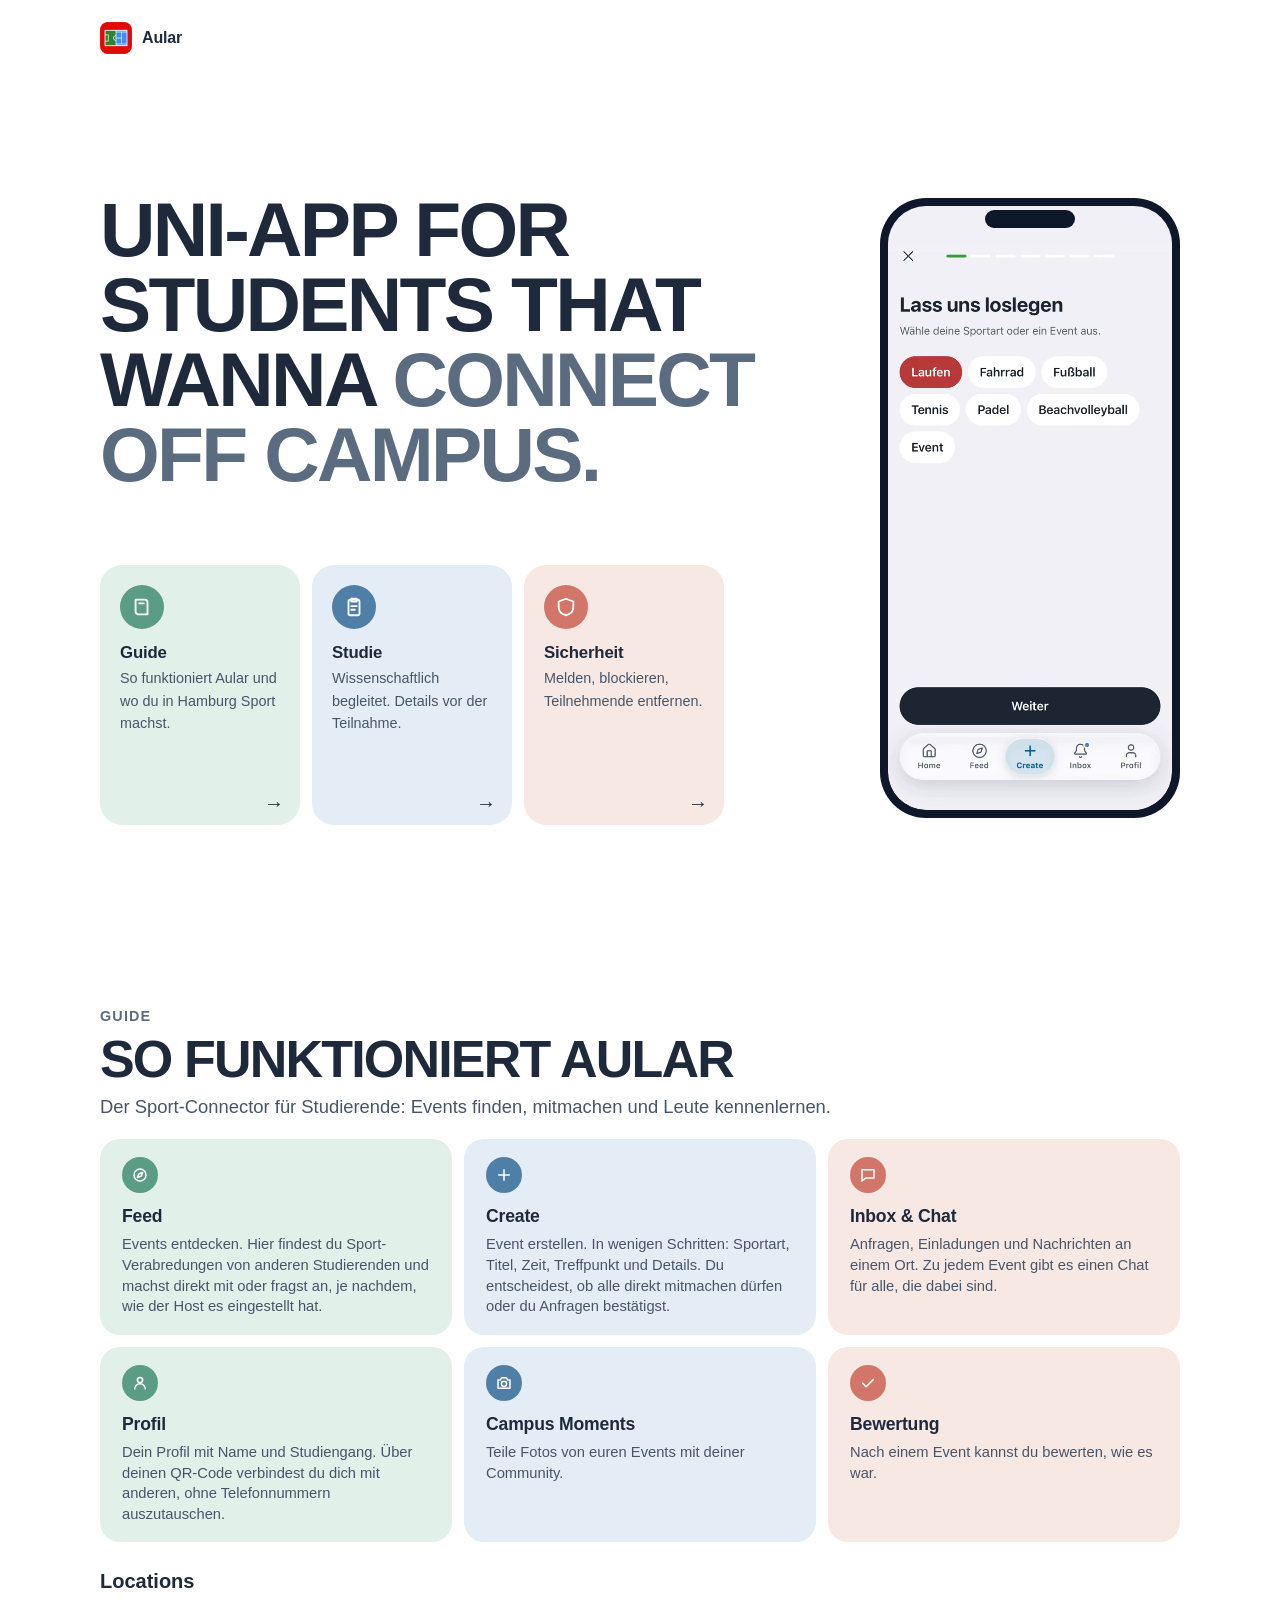
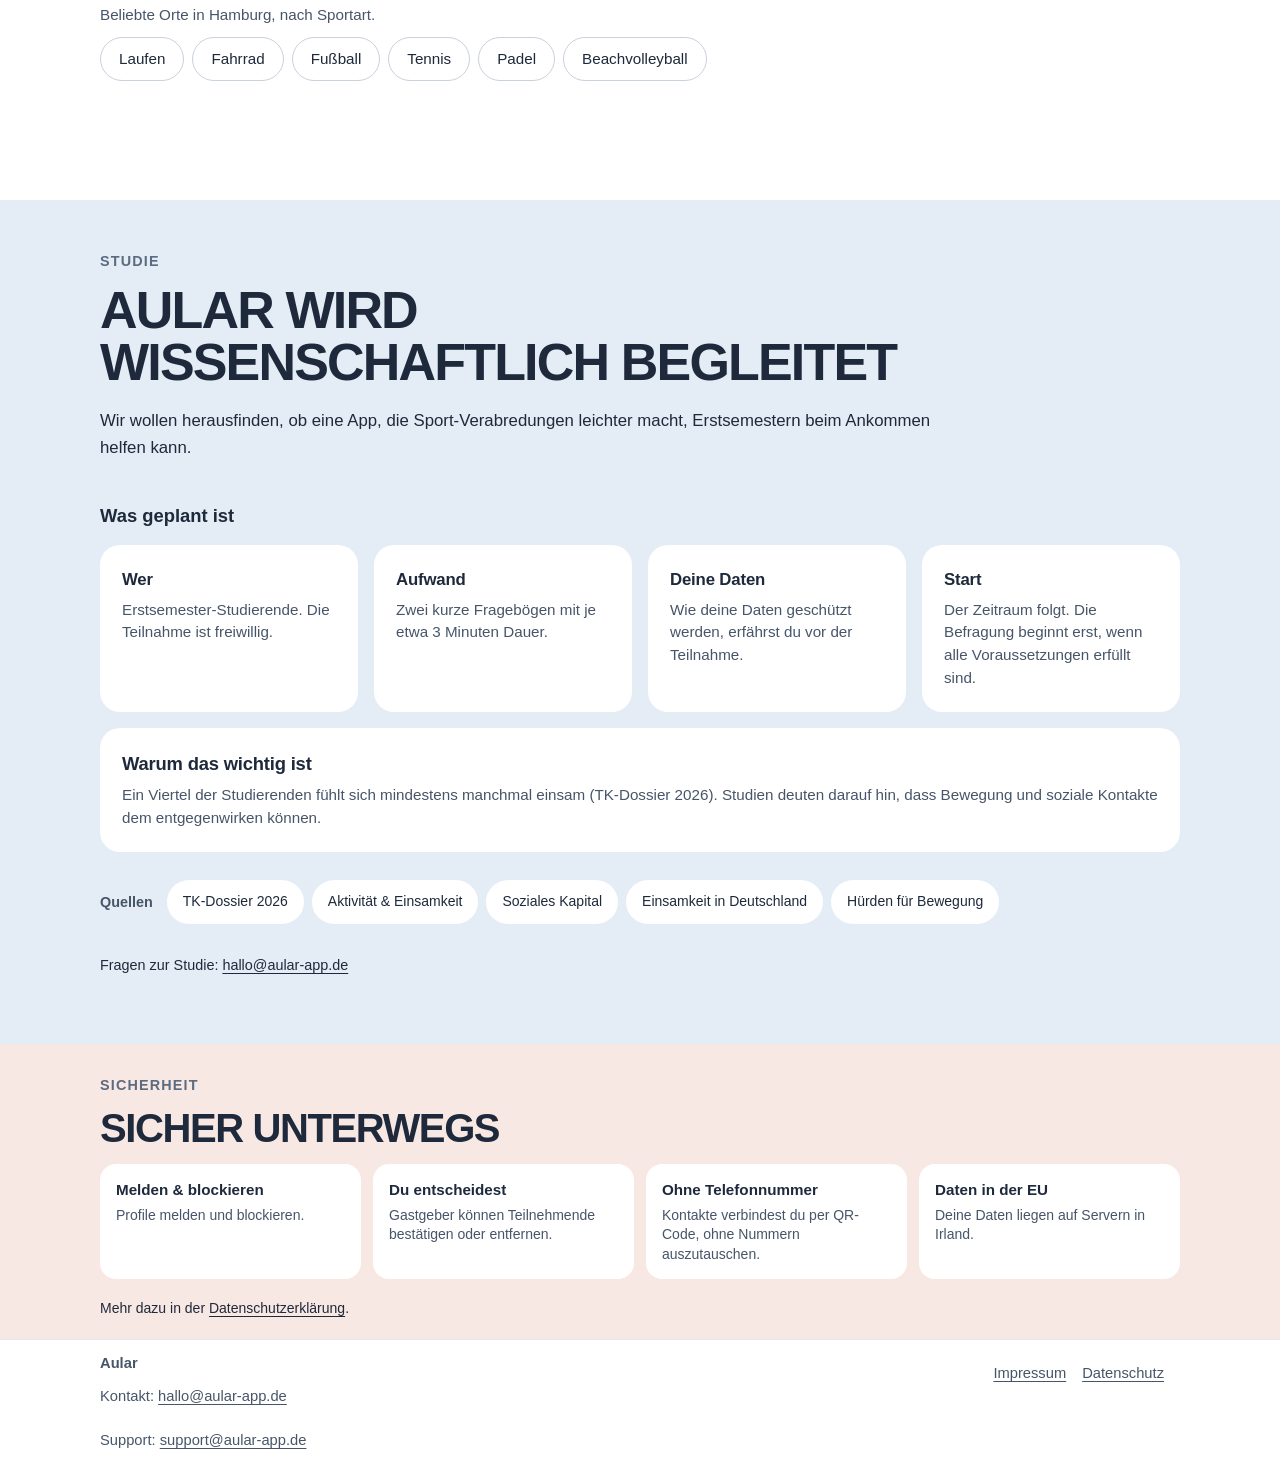
<file: index.html>
<!doctype html>
<html lang="de" class="startseite">
<head>
  <meta charset="utf-8">
  <meta name="viewport" content="width=device-width, initial-scale=1, viewport-fit=cover">
  <title>Aular – Sport verbindet Studierende</title>
  <meta name="description" content="Aular bringt Studierende über gemeinsamen Sport zusammen: Events finden oder erstellen, mitmachen, Leute kennenlernen.">
  <meta name="theme-color" content="#ffffff">
  <link rel="icon" href="favicon.svg" type="image/svg+xml">
  <link rel="stylesheet" href="css/style.css">
  <script src="js/phone.js" defer></script>
  <script src="js/locations.js" defer></script>
</head>
<body>
  <a class="skip" href="#inhalt">Zum Inhalt springen</a>

  <header class="site-header">
    <div class="wrap">
      <a class="brand" href="index.html" aria-label="Aular – Startseite">
        <img src="img/logo.png" width="32" height="32" alt="">
        Aular
      </a>
    </div>
  </header>

  <main id="inhalt">
    <div class="wrap stage">
      <div class="hero">
        <h1 lang="en">UNI-APP FOR STUDENTS THAT WANNA <span class="grau">CONNECT OFF CAMPUS.</span></h1>
      </div>

      <section>
        <div class="three">
            <a class="step" href="#guide">
              <div class="dot" style="background:var(--gruen)"><svg viewBox="0 0 24 24" aria-hidden="true"><path d="M5 4h10a3 3 0 013 3v13H8a3 3 0 01-3-3z"/><path d="M9 8h5"/></svg></div>
              <p class="titel">Guide</p>
              <p>So funktioniert Aular und wo du in Hamburg Sport machst.</p>
              <span class="pfeil" aria-hidden="true">→</span>
            </a>
            <a class="step" href="#studie">
              <div class="dot" style="background:var(--blau)"><svg viewBox="0 0 24 24" aria-hidden="true"><rect x="6" y="4" width="12" height="17" rx="2"/><path d="M9 3h6v3H9zM9 11h6M9 15h4"/></svg></div>
              <p class="titel">Studie</p>
              <p>Wissenschaftlich begleitet. Details vor der Teilnahme.</p>
              <span class="pfeil" aria-hidden="true">→</span>
            </a>
            <a class="step" href="#sicherheit">
              <div class="dot" style="background:var(--korall)"><svg viewBox="0 0 24 24" aria-hidden="true"><path d="M12 3l8 3v6c0 4.5-3.2 7.8-8 9-4.8-1.2-8-4.5-8-9V6z"/></svg></div>
              <p class="titel">Sicherheit</p>
              <p>Melden, blockieren, Teilnehmende entfernen.</p>
              <span class="pfeil" aria-hidden="true">→</span>
            </a>
          </div>
      </section>
      <figure class="phone">
        <div class="phone-body">
          <span class="island" aria-hidden="true"></span>
          <video muted loop playsinline preload="none" poster="assets/demo-poster.jpg" width="600" height="1208" aria-label="Kurze Vorführung der Aular-App">
            <source src="assets/demo.mp4" type="video/mp4">
            <source src="assets/demo.webm" type="video/webm">
          </video>
          <img class="phone-poster" src="assets/demo-poster.jpg" width="600" height="1208" alt="Vorschaubild der Aular-App">
        </div>
      </figure>
    </div>

    <section class="guide-seite" id="guide" aria-labelledby="h-guide">
    <div class="guide-kopf">
            <span class="tag">Guide</span>
            <h2 id="h-guide">So funktioniert Aular</h2>
            <p class="guide-sub">Der Sport-Connector für Studierende: Events finden, mitmachen und Leute kennenlernen.</p>
          </div>

          <div class="guide-grid">
            <article class="karte karte-gruen">
              <div class="dot" style="background:var(--gruen)"><svg viewBox="0 0 24 24" aria-hidden="true"><circle cx="12" cy="12" r="8"/><path d="M15.5 8.5l-2 5-5 2 2-5z"/></svg></div>
              <h3 class="karte-titel">Feed</h3>
              <p>Events entdecken. Hier findest du Sport-Verabredungen von anderen Studierenden und machst direkt mit oder fragst an, je nachdem, wie der Host es eingestellt hat.</p>
            </article>
            <article class="karte karte-blau">
              <div class="dot" style="background:var(--blau)"><svg viewBox="0 0 24 24" aria-hidden="true"><path d="M12 5v14M5 12h14"/></svg></div>
              <h3 class="karte-titel">Create</h3>
              <p>Event erstellen. In wenigen Schritten: Sportart, Titel, Zeit, Treffpunkt und Details. Du entscheidest, ob alle direkt mitmachen dürfen oder du Anfragen bestätigst.</p>
            </article>
            <article class="karte karte-korall">
              <div class="dot" style="background:var(--korall)"><svg viewBox="0 0 24 24" aria-hidden="true"><path d="M4 5h16v11H9l-5 4z"/></svg></div>
              <h3 class="karte-titel">Inbox &amp; Chat</h3>
              <p>Anfragen, Einladungen und Nachrichten an einem Ort. Zu jedem Event gibt es einen Chat für alle, die dabei sind.</p>
            </article>
            <article class="karte karte-gruen">
              <div class="dot" style="background:var(--gruen)"><svg viewBox="0 0 24 24" aria-hidden="true"><circle cx="12" cy="8" r="3.5"/><path d="M5 20c0-3.9 3.1-7 7-7s7 3.1 7 7"/></svg></div>
              <h3 class="karte-titel">Profil</h3>
              <p>Dein Profil mit Name und Studiengang. Über deinen QR-Code verbindest du dich mit anderen, ohne Telefonnummern auszutauschen.</p>
            </article>
            <article class="karte karte-blau">
              <div class="dot" style="background:var(--blau)"><svg viewBox="0 0 24 24" aria-hidden="true"><path d="M4 8h3l2-3h6l2 3h3v11H4z"/><circle cx="12" cy="13" r="3.5"/></svg></div>
              <h3 class="karte-titel">Campus Moments</h3>
              <p>Teile Fotos von euren Events mit deiner Community.</p>
            </article>
            <article class="karte karte-korall">
              <div class="dot" style="background:var(--korall)"><svg viewBox="0 0 24 24" aria-hidden="true"><path d="M5 12.5l4.5 4.5L19 7.5"/></svg></div>
              <h3 class="karte-titel">Bewertung</h3>
              <p>Nach einem Event kannst du bewerten, wie es war.</p>
            </article>
          </div>

          <section class="orte" id="locations" aria-labelledby="h-locations">
            <h3 id="h-locations">Locations</h3>
            <p class="orte-sub">Beliebte Orte in Hamburg, nach Sportart.</p>
            <div class="chips" role="group" aria-label="Sportart wählen" hidden>
              <button type="button" class="chip" data-sport="Laufen" aria-expanded="false" aria-controls="orte-liste">Laufen</button>
              <button type="button" class="chip" data-sport="Fahrrad" aria-expanded="false" aria-controls="orte-liste">Fahrrad</button>
              <button type="button" class="chip" data-sport="Fußball" aria-expanded="false" aria-controls="orte-liste">Fußball</button>
              <button type="button" class="chip" data-sport="Tennis" aria-expanded="false" aria-controls="orte-liste">Tennis</button>
              <button type="button" class="chip" data-sport="Padel" aria-expanded="false" aria-controls="orte-liste">Padel</button>
              <button type="button" class="chip" data-sport="Beachvolleyball" aria-expanded="false" aria-controls="orte-liste">Beachvolleyball</button>
            </div>
            <div id="orte-liste" class="orte-liste" aria-live="polite"></div>
            <noscript><p class="hinweis">Die Auswahl der Orte braucht JavaScript. Bitte aktiviere es, um sie zu sehen.</p></noscript>
          </section>
    </section>

    <section class="studie-seite" id="studie" aria-labelledby="h-studie">
      <div class="studie-text">
        <span class="tag">Studie</span>
        <h2 id="h-studie">Aular wird wissenschaftlich begleitet</h2>
        <p class="studie-einl">Wir wollen herausfinden, ob eine App, die Sport-Verabredungen leichter macht, Erstsemestern beim Ankommen helfen kann.</p>
        <h3>Was geplant ist</h3>
        <div class="plan-grid">
          <div class="plan-karte"><h4>Wer</h4><p>Erstsemester-Studierende. Die Teilnahme ist freiwillig.</p></div>
          <div class="plan-karte"><h4>Aufwand</h4><p>Zwei kurze Fragebögen mit je etwa 3 Minuten Dauer.</p></div>
          <div class="plan-karte"><h4>Deine Daten</h4><p>Wie deine Daten geschützt werden, erfährst du vor der Teilnahme.</p></div>
          <div class="plan-karte"><h4>Start</h4><p>Der Zeitraum folgt. Die Befragung beginnt erst, wenn alle Voraussetzungen erfüllt sind.</p></div>
        </div>
        <div class="plan-karte plan-breit">
          <h4>Warum das wichtig ist</h4>
          <p>Ein Viertel der Studierenden fühlt sich mindestens manchmal einsam (TK-Dossier 2026). Studien deuten darauf hin, dass Bewegung und soziale Kontakte dem entgegenwirken können.</p>
        </div>
        <div class="quellen-zeile">
          <h3 class="quellen-label">Quellen</h3>
          <ul class="quellen">
            <li><a href="https://www.tk.de/presse/themen/praevention/gesundheitsstudien/studie-studierende-einsamkeit-2227152" target="_blank" rel="noopener noreferrer">TK-Dossier 2026</a></li>
            <li><a href="https://pmc.ncbi.nlm.nih.gov/articles/PMC7884761" target="_blank" rel="noopener noreferrer">Aktivität &amp; Einsamkeit</a></li>
            <li><a href="https://www.ncbi.nlm.nih.gov/pmc/articles/PMC11602067/" target="_blank" rel="noopener noreferrer">Soziales Kapital</a></li>
            <li><a href="https://www.ncbi.nlm.nih.gov/pmc/articles/PMC12391135/" target="_blank" rel="noopener noreferrer">Einsamkeit in Deutschland</a></li>
            <li><a href="https://link.springer.com/10.1186/s12889-023-17621-4" target="_blank" rel="noopener noreferrer">Hürden für Bewegung</a></li>
          </ul>
        </div>
        <p class="studie-frage">Fragen zur Studie: <a href="mailto:hallo@aular-app.de">hallo@aular-app.de</a></p>
      </div>
    </section>

    <section class="sicherheit-seite" id="sicherheit" aria-labelledby="h-sicherheit">
      <span class="tag">Sicherheit</span>
      <h2 id="h-sicherheit">Sicher unterwegs</h2>
      <div class="si-grid">
        <div class="si-karte"><h3>Melden &amp; blockieren</h3><p>Profile melden und blockieren.</p></div>
        <div class="si-karte"><h3>Du entscheidest</h3><p>Gastgeber können Teilnehmende bestätigen oder entfernen.</p></div>
        <div class="si-karte"><h3>Ohne Telefonnummer</h3><p>Kontakte verbindest du per QR-Code, ohne Nummern auszutauschen.</p></div>
        <div class="si-karte"><h3>Daten in der EU</h3><p>Deine Daten liegen auf Servern in Irland.</p></div>
      </div>
      <p class="si-mehr">Mehr dazu in der <a href="datenschutz.html">Datenschutzerklärung</a>.</p>
    </section>
  </main>

  <footer class="site-footer" id="kontakt">
    <div class="wrap">
      <div>
        <strong>Aular</strong><br>
        Kontakt: <a href="mailto:hallo@aular-app.de">hallo@aular-app.de</a><br>
        Support: <a href="mailto:support@aular-app.de">support@aular-app.de</a>
      </div>
      <nav aria-label="Rechtliches">
        <a href="impressum.html">Impressum</a>
        <a href="datenschutz.html">Datenschutz</a>
      </nav>
    </div>
  </footer>
</body>
</html>
</file>
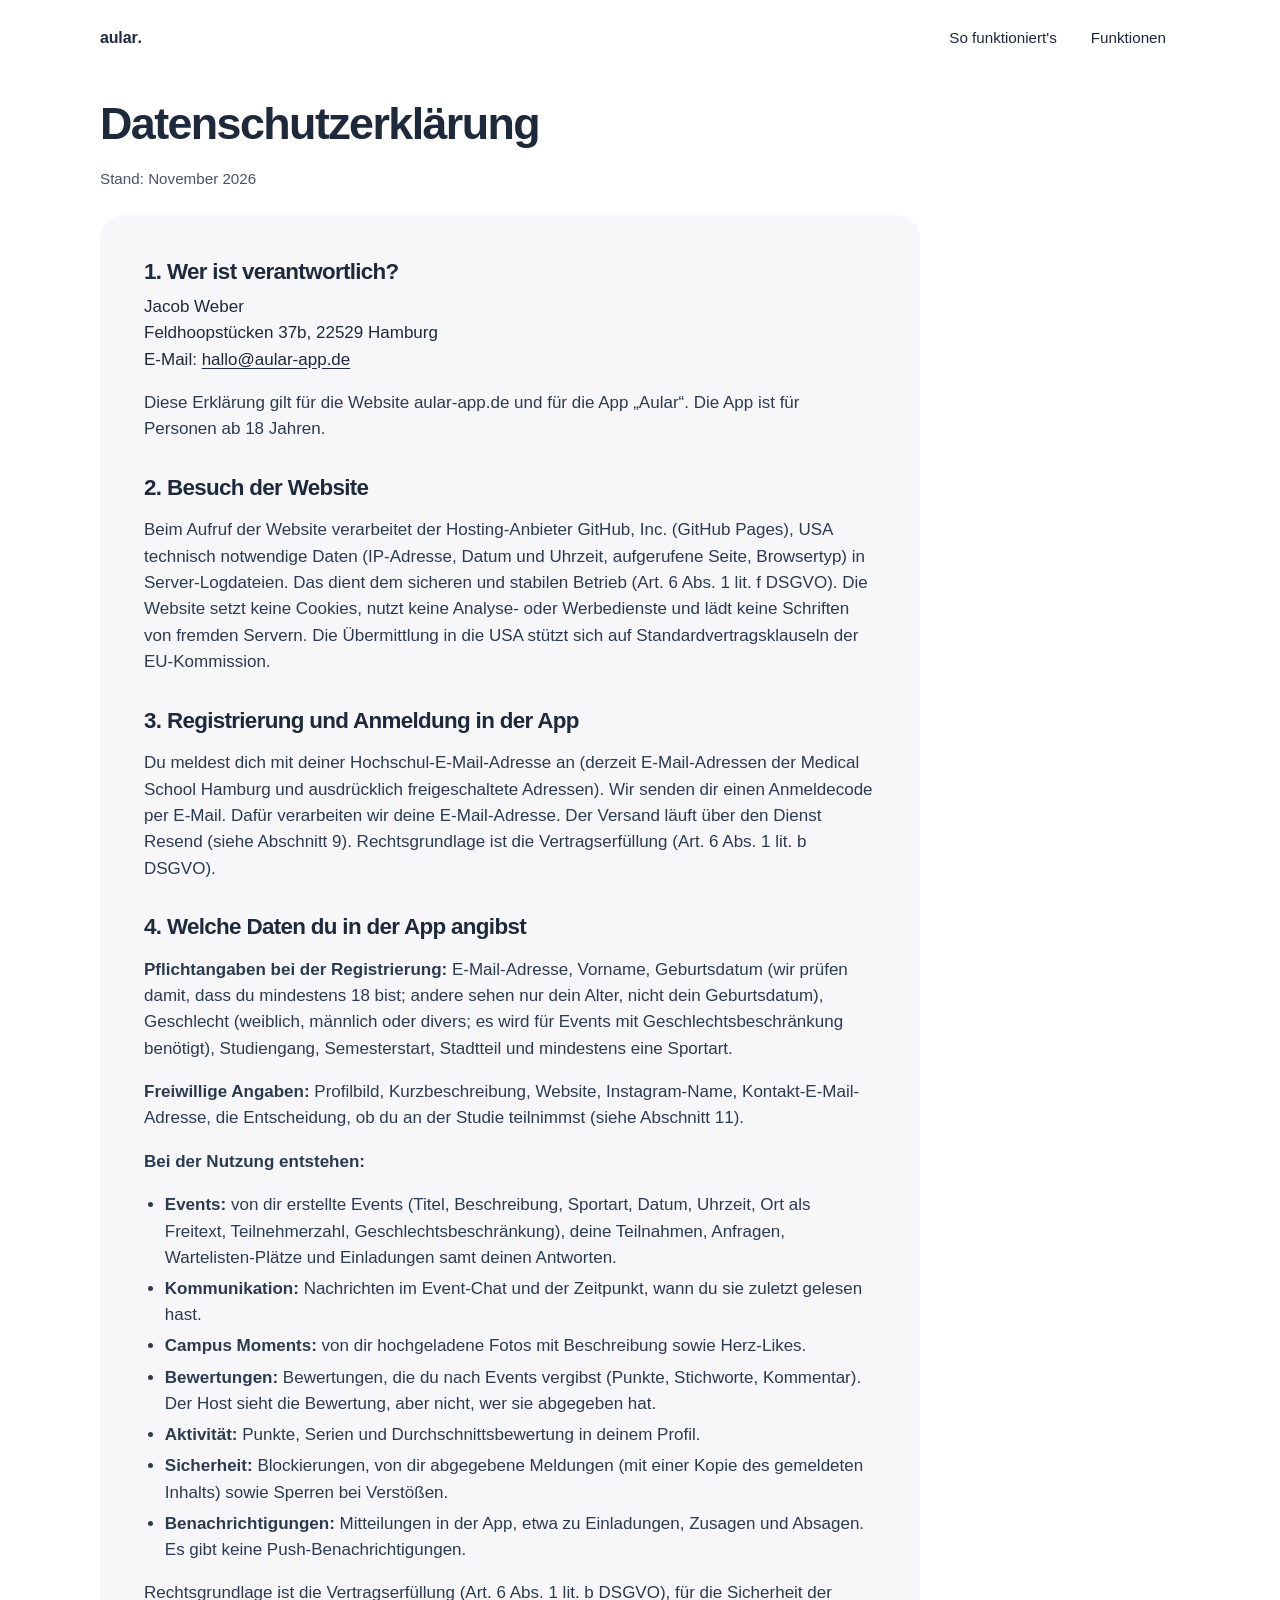
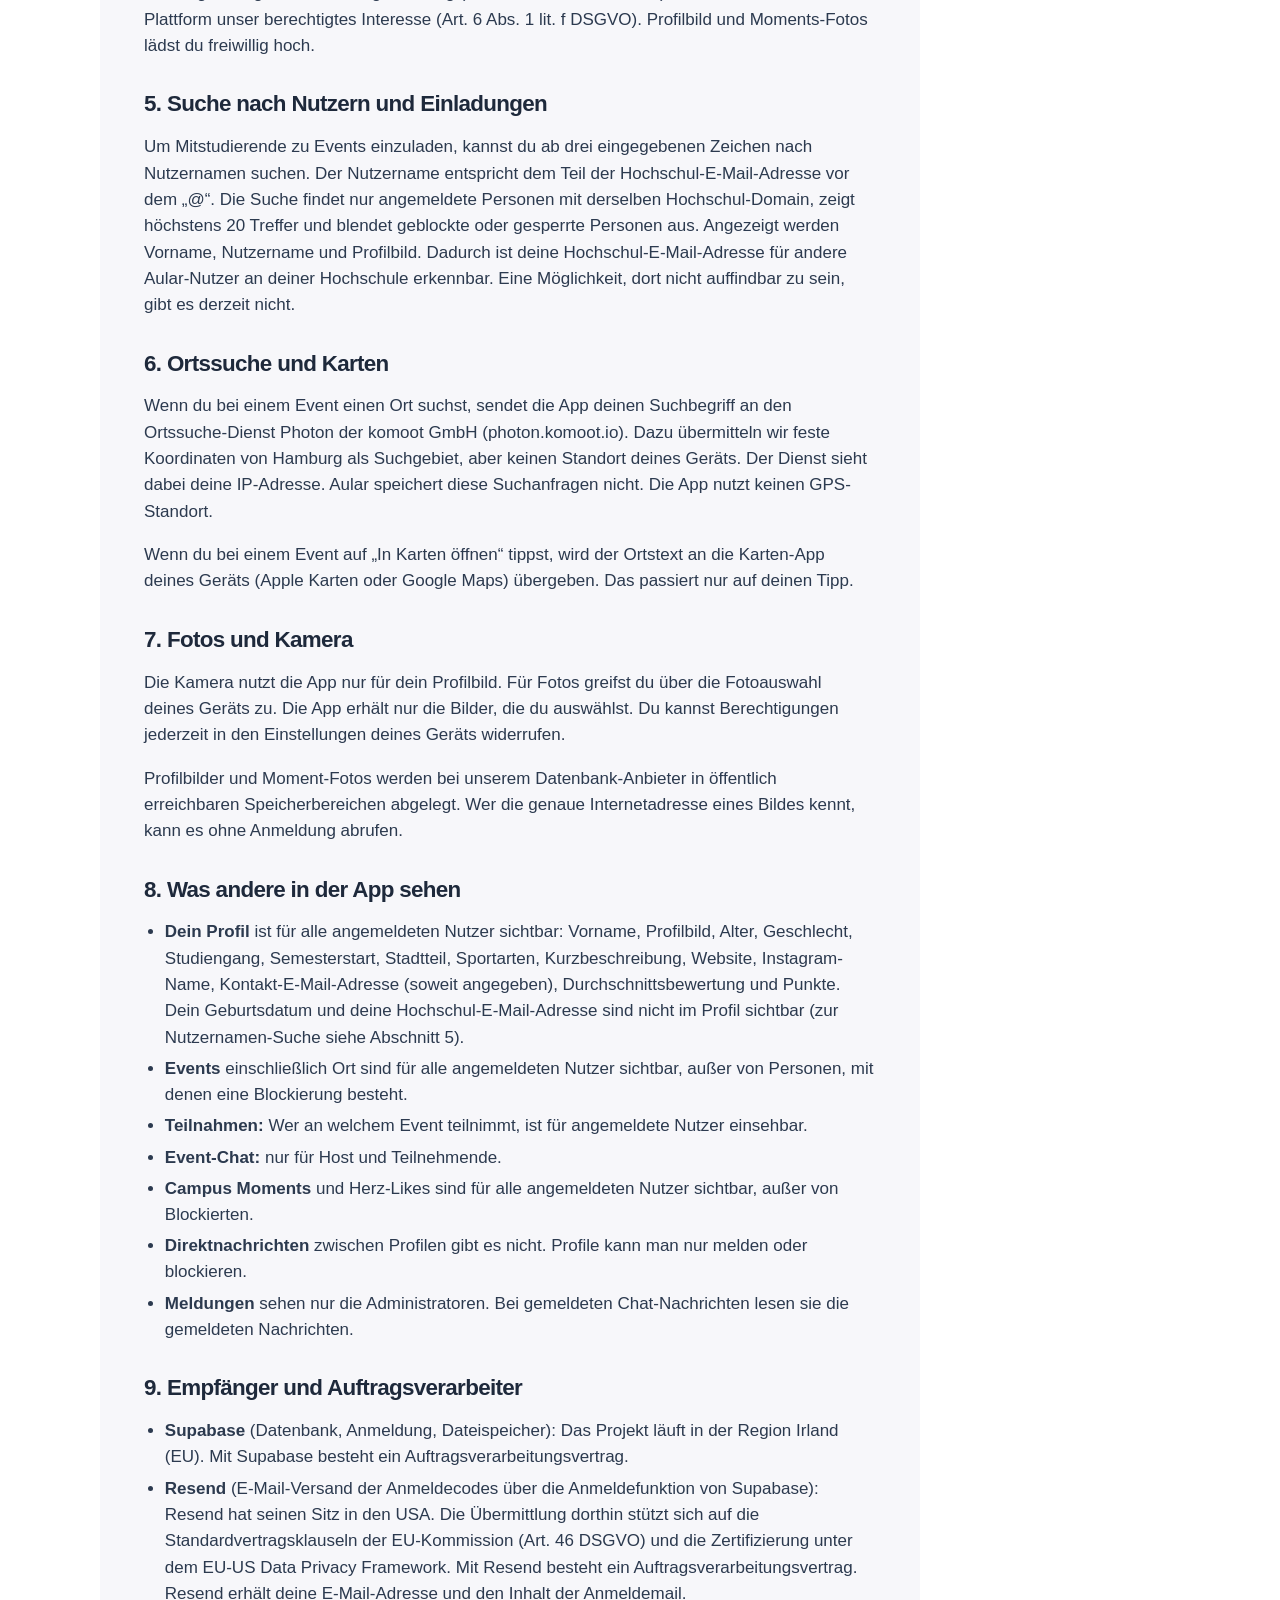
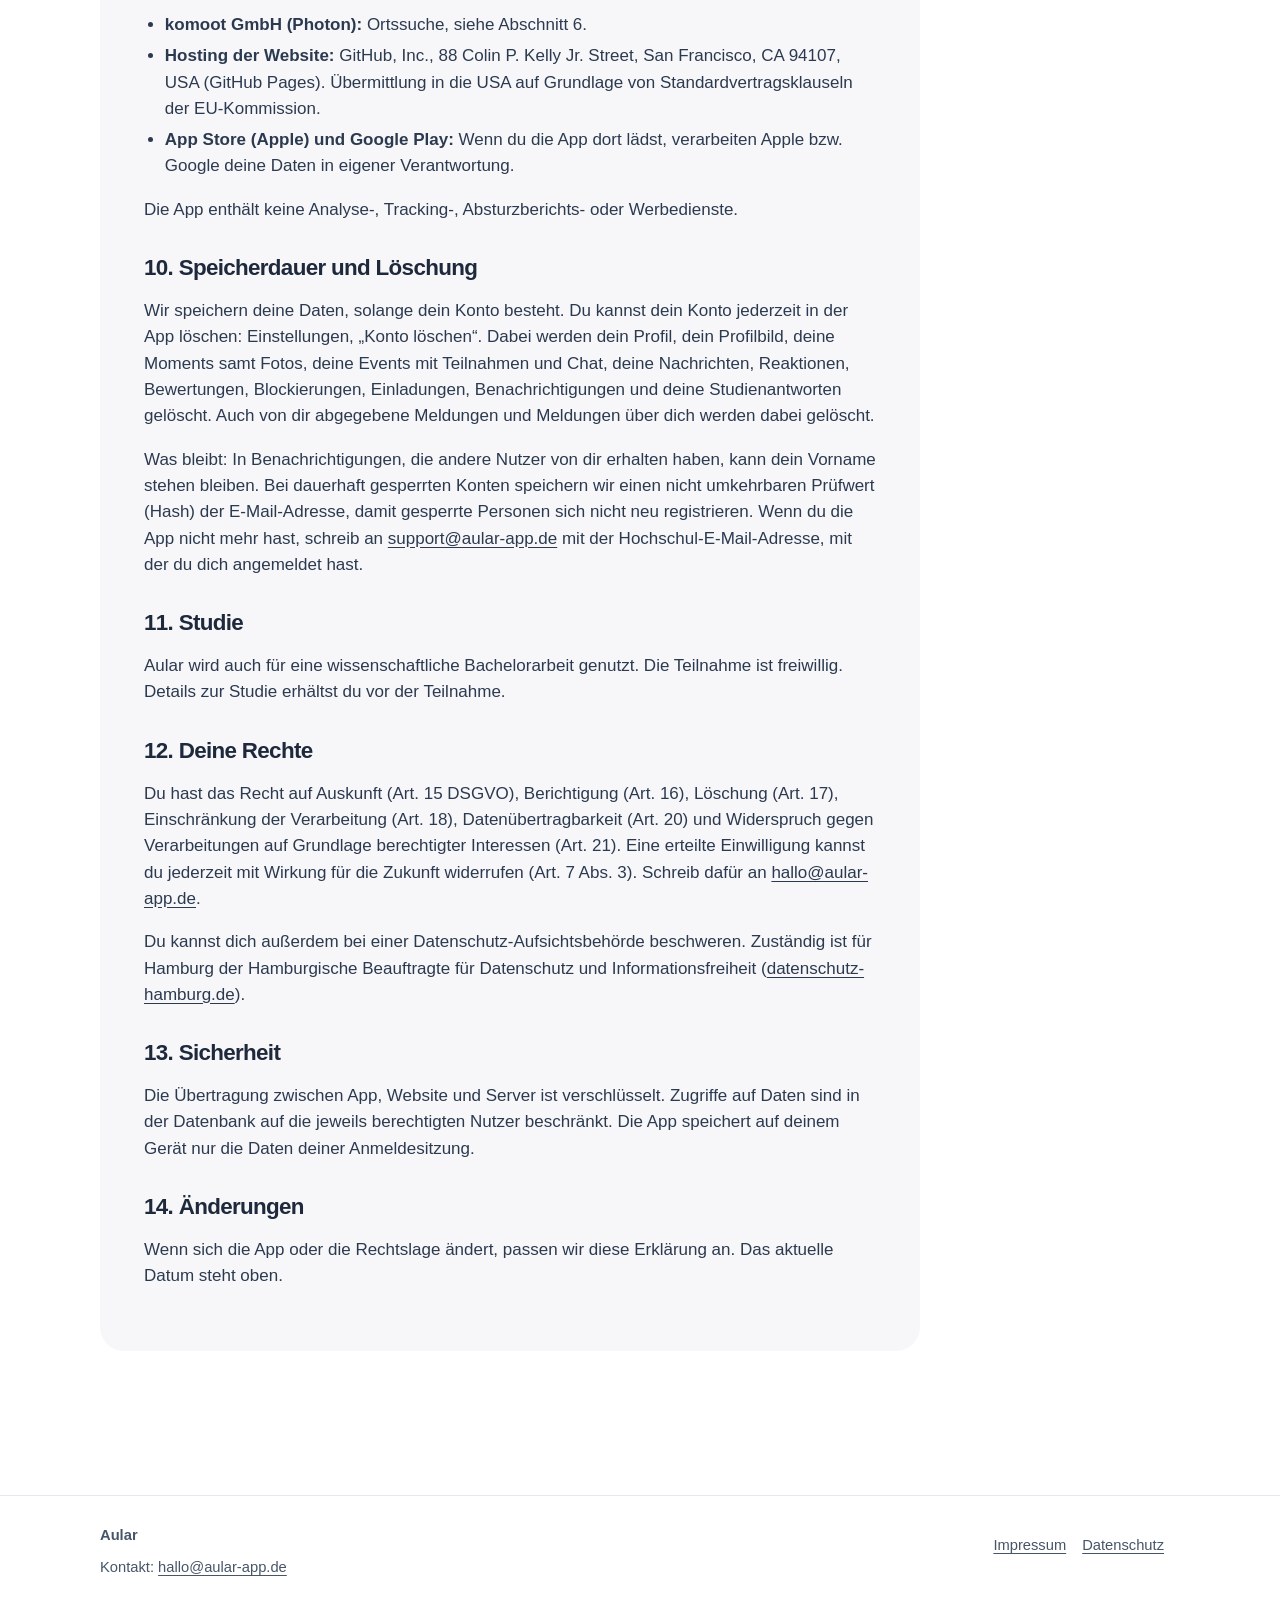
<file: datenschutz.html>
<!doctype html>
<html lang="de">
<head>
  <meta charset="utf-8">
  <meta name="viewport" content="width=device-width, initial-scale=1, viewport-fit=cover">
  <title>Datenschutzerklärung – Aular</title>
  <meta name="robots" content="noindex">
  <meta name="theme-color" content="#1e293b">
  <link rel="icon" href="favicon.svg" type="image/svg+xml">
  <link rel="stylesheet" href="css/style.css">
</head>
<body>
  <a class="skip" href="#inhalt">Zum Inhalt springen</a>

  <header class="site-header">
    <div class="wrap">
      <a class="brand" href="index.html" aria-label="Aular – Startseite">aular<span>.</span></a>
      <nav class="nav" aria-label="Hauptnavigation">
        <a href="index.html#so-funktioniert-es">So funktioniert's</a>
        <a href="index.html#funktionen">Funktionen</a>
      </nav>
    </div>
  </header>

  <main id="inhalt" class="page">
    <div class="wrap">
      <h1>Datenschutzerklärung</h1>
      <p class="meta">Stand: November 2026</p>
      <div class="prose">

        <h2>1. Wer ist verantwortlich?</h2>
        <address>
          Jacob Weber<br>
          Feldhoopstücken 37b, 22529 Hamburg<br>
          E-Mail: <a href="mailto:hallo@aular-app.de">hallo@aular-app.de</a>
        </address>
        <p>Diese Erklärung gilt für die Website aular-app.de und für die App „Aular“. Die App ist für Personen ab 18 Jahren.</p>

        <h2>2. Besuch der Website</h2>
        <p>Beim Aufruf der Website verarbeitet der Hosting-Anbieter GitHub, Inc. (GitHub Pages), USA technisch notwendige Daten (IP-Adresse, Datum und Uhrzeit, aufgerufene Seite, Browsertyp) in Server-Logdateien. Das dient dem sicheren und stabilen Betrieb (Art. 6 Abs. 1 lit. f DSGVO). Die Website setzt keine Cookies, nutzt keine Analyse- oder Werbedienste und lädt keine Schriften von fremden Servern. Die Übermittlung in die USA stützt sich auf Standardvertragsklauseln der EU-Kommission.</p>

        <h2>3. Registrierung und Anmeldung in der App</h2>
        <p>Du meldest dich mit deiner Hochschul-E-Mail-Adresse an (derzeit E-Mail-Adressen der Medical School Hamburg und ausdrücklich freigeschaltete Adressen). Wir senden dir einen Anmeldecode per E-Mail. Dafür verarbeiten wir deine E-Mail-Adresse. Der Versand läuft über den Dienst Resend (siehe Abschnitt 9). Rechtsgrundlage ist die Vertragserfüllung (Art. 6 Abs. 1 lit. b DSGVO).</p>

        <h2>4. Welche Daten du in der App angibst</h2>
        <p><strong>Pflichtangaben bei der Registrierung:</strong> E-Mail-Adresse, Vorname, Geburtsdatum (wir prüfen damit, dass du mindestens 18 bist; andere sehen nur dein Alter, nicht dein Geburtsdatum), Geschlecht (weiblich, männlich oder divers; es wird für Events mit Geschlechtsbeschränkung benötigt), Studiengang, Semesterstart, Stadtteil und mindestens eine Sportart.</p>
        <p><strong>Freiwillige Angaben:</strong> Profilbild, Kurzbeschreibung, Website, Instagram-Name, Kontakt-E-Mail-Adresse, die Entscheidung, ob du an der Studie teilnimmst (siehe Abschnitt 11).</p>
        <p><strong>Bei der Nutzung entstehen:</strong></p>
        <ul>
          <li><strong>Events:</strong> von dir erstellte Events (Titel, Beschreibung, Sportart, Datum, Uhrzeit, Ort als Freitext, Teilnehmerzahl, Geschlechtsbeschränkung), deine Teilnahmen, Anfragen, Wartelisten-Plätze und Einladungen samt deinen Antworten.</li>
          <li><strong>Kommunikation:</strong> Nachrichten im Event-Chat und der Zeitpunkt, wann du sie zuletzt gelesen hast.</li>
          <li><strong>Campus Moments:</strong> von dir hochgeladene Fotos mit Beschreibung sowie Herz-Likes.</li>
          <li><strong>Bewertungen:</strong> Bewertungen, die du nach Events vergibst (Punkte, Stichworte, Kommentar). Der Host sieht die Bewertung, aber nicht, wer sie abgegeben hat.</li>
          <li><strong>Aktivität:</strong> Punkte, Serien und Durchschnittsbewertung in deinem Profil.</li>
          <li><strong>Sicherheit:</strong> Blockierungen, von dir abgegebene Meldungen (mit einer Kopie des gemeldeten Inhalts) sowie Sperren bei Verstößen.</li>
          <li><strong>Benachrichtigungen:</strong> Mitteilungen in der App, etwa zu Einladungen, Zusagen und Absagen. Es gibt keine Push-Benachrichtigungen.</li>
        </ul>
        <p>Rechtsgrundlage ist die Vertragserfüllung (Art. 6 Abs. 1 lit. b DSGVO), für die Sicherheit der Plattform unser berechtigtes Interesse (Art. 6 Abs. 1 lit. f DSGVO). Profilbild und Moments-Fotos lädst du freiwillig hoch.</p>

        <h2>5. Suche nach Nutzern und Einladungen</h2>
        <p>Um Mitstudierende zu Events einzuladen, kannst du ab drei eingegebenen Zeichen nach Nutzernamen suchen. Der Nutzername entspricht dem Teil der Hochschul-E-Mail-Adresse vor dem „@“. Die Suche findet nur angemeldete Personen mit derselben Hochschul-Domain, zeigt höchstens 20 Treffer und blendet geblockte oder gesperrte Personen aus. Angezeigt werden Vorname, Nutzername und Profilbild. Dadurch ist deine Hochschul-E-Mail-Adresse für andere Aular-Nutzer an deiner Hochschule erkennbar. Eine Möglichkeit, dort nicht auffindbar zu sein, gibt es derzeit nicht.</p>

        <h2>6. Ortssuche und Karten</h2>
        <p>Wenn du bei einem Event einen Ort suchst, sendet die App deinen Suchbegriff an den Ortssuche-Dienst Photon der komoot GmbH (photon.komoot.io). Dazu übermitteln wir feste Koordinaten von Hamburg als Suchgebiet, aber keinen Standort deines Geräts. Der Dienst sieht dabei deine IP-Adresse. Aular speichert diese Suchanfragen nicht. Die App nutzt keinen GPS-Standort.</p>
        <p>Wenn du bei einem Event auf „In Karten öffnen“ tippst, wird der Ortstext an die Karten-App deines Geräts (Apple Karten oder Google Maps) übergeben. Das passiert nur auf deinen Tipp.</p>

        <h2>7. Fotos und Kamera</h2>
        <p>Die Kamera nutzt die App nur für dein Profilbild. Für Fotos greifst du über die Fotoauswahl deines Geräts zu. Die App erhält nur die Bilder, die du auswählst. Du kannst Berechtigungen jederzeit in den Einstellungen deines Geräts widerrufen.</p>
        <p>Profilbilder und Moment-Fotos werden bei unserem Datenbank-Anbieter in öffentlich erreichbaren Speicherbereichen abgelegt. Wer die genaue Internetadresse eines Bildes kennt, kann es ohne Anmeldung abrufen.</p>

        <h2>8. Was andere in der App sehen</h2>
        <ul>
          <li><strong>Dein Profil</strong> ist für alle angemeldeten Nutzer sichtbar: Vorname, Profilbild, Alter, Geschlecht, Studiengang, Semesterstart, Stadtteil, Sportarten, Kurzbeschreibung, Website, Instagram-Name, Kontakt-E-Mail-Adresse (soweit angegeben), Durchschnittsbewertung und Punkte. Dein Geburtsdatum und deine Hochschul-E-Mail-Adresse sind nicht im Profil sichtbar (zur Nutzernamen-Suche siehe Abschnitt 5).</li>
          <li><strong>Events</strong> einschließlich Ort sind für alle angemeldeten Nutzer sichtbar, außer von Personen, mit denen eine Blockierung besteht.</li>
          <li><strong>Teilnahmen:</strong> Wer an welchem Event teilnimmt, ist für angemeldete Nutzer einsehbar.</li>
          <li><strong>Event-Chat:</strong> nur für Host und Teilnehmende.</li>
          <li><strong>Campus Moments</strong> und Herz-Likes sind für alle angemeldeten Nutzer sichtbar, außer von Blockierten.</li>
          <li><strong>Direktnachrichten</strong> zwischen Profilen gibt es nicht. Profile kann man nur melden oder blockieren.</li>
          <li><strong>Meldungen</strong> sehen nur die Administratoren. Bei gemeldeten Chat-Nachrichten lesen sie die gemeldeten Nachrichten.</li>
        </ul>

        <h2>9. Empfänger und Auftragsverarbeiter</h2>
        <ul>
          <li><strong>Supabase</strong> (Datenbank, Anmeldung, Dateispeicher): Das Projekt läuft in der Region Irland (EU). Mit Supabase besteht ein Auftragsverarbeitungsvertrag.</li>
          <li><strong>Resend</strong> (E-Mail-Versand der Anmeldecodes über die Anmeldefunktion von Supabase): Resend hat seinen Sitz in den USA. Die Übermittlung dorthin stützt sich auf die Standardvertragsklauseln der EU-Kommission (Art. 46 DSGVO) und die Zertifizierung unter dem EU-US Data Privacy Framework. Mit Resend besteht ein Auftragsverarbeitungsvertrag. Resend erhält deine E-Mail-Adresse und den Inhalt der Anmeldemail.</li>
          <li><strong>komoot GmbH (Photon):</strong> Ortssuche, siehe Abschnitt 6.</li>
          <li><strong>Hosting der Website:</strong> GitHub, Inc., 88 Colin P. Kelly Jr. Street, San Francisco, CA 94107, USA (GitHub Pages). Übermittlung in die USA auf Grundlage von Standardvertragsklauseln der EU-Kommission.</li>
          <li><strong>App Store (Apple) und Google Play:</strong> Wenn du die App dort lädst, verarbeiten Apple bzw. Google deine Daten in eigener Verantwortung.</li>
        </ul>
        <p>Die App enthält keine Analyse-, Tracking-, Absturzberichts- oder Werbedienste.</p>

        <h2>10. Speicherdauer und Löschung</h2>
        <p>Wir speichern deine Daten, solange dein Konto besteht. Du kannst dein Konto jederzeit in der App löschen: Einstellungen, „Konto löschen“. Dabei werden dein Profil, dein Profilbild, deine Moments samt Fotos, deine Events mit Teilnahmen und Chat, deine Nachrichten, Reaktionen, Bewertungen, Blockierungen, Einladungen, Benachrichtigungen und deine Studienantworten gelöscht. Auch von dir abgegebene Meldungen und Meldungen über dich werden dabei gelöscht.</p>
        <p>Was bleibt: In Benachrichtigungen, die andere Nutzer von dir erhalten haben, kann dein Vorname stehen bleiben. Bei dauerhaft gesperrten Konten speichern wir einen nicht umkehrbaren Prüfwert (Hash) der E-Mail-Adresse, damit gesperrte Personen sich nicht neu registrieren. Wenn du die App nicht mehr hast, schreib an <a href="mailto:support@aular-app.de">support@aular-app.de</a> mit der Hochschul-E-Mail-Adresse, mit der du dich angemeldet hast.</p>

        <h2>11. Studie</h2>
        <p>Aular wird auch für eine wissenschaftliche Bachelorarbeit genutzt. Die Teilnahme ist freiwillig. Details zur Studie erhältst du vor der Teilnahme.</p>

        <h2>12. Deine Rechte</h2>
        <p>Du hast das Recht auf Auskunft (Art. 15 DSGVO), Berichtigung (Art. 16), Löschung (Art. 17), Einschränkung der Verarbeitung (Art. 18), Datenübertragbarkeit (Art. 20) und Widerspruch gegen Verarbeitungen auf Grundlage berechtigter Interessen (Art. 21). Eine erteilte Einwilligung kannst du jederzeit mit Wirkung für die Zukunft widerrufen (Art. 7 Abs. 3). Schreib dafür an <a href="mailto:hallo@aular-app.de">hallo@aular-app.de</a>.</p>
        <p>Du kannst dich außerdem bei einer Datenschutz-Aufsichtsbehörde beschweren. Zuständig ist für Hamburg der Hamburgische Beauftragte für Datenschutz und Informationsfreiheit (<a href="https://datenschutz-hamburg.de" rel="noopener">datenschutz-hamburg.de</a>).</p>

        <h2>13. Sicherheit</h2>
        <p>Die Übertragung zwischen App, Website und Server ist verschlüsselt. Zugriffe auf Daten sind in der Datenbank auf die jeweils berechtigten Nutzer beschränkt. Die App speichert auf deinem Gerät nur die Daten deiner Anmeldesitzung.</p>

        <h2>14. Änderungen</h2>
        <p>Wenn sich die App oder die Rechtslage ändert, passen wir diese Erklärung an. Das aktuelle Datum steht oben.</p>
      </div>
    </div>
  </main>

  <footer class="site-footer">
    <div class="wrap">
      <div>
        <strong>Aular</strong><br>
        Kontakt: <a href="mailto:hallo@aular-app.de">hallo@aular-app.de</a>
      </div>
      <nav aria-label="Rechtliches">
        <a href="impressum.html">Impressum</a>
        <a href="datenschutz.html" aria-current="page">Datenschutz</a>
      </nav>
    </div>
  </footer>
</body>
</html>
</file>
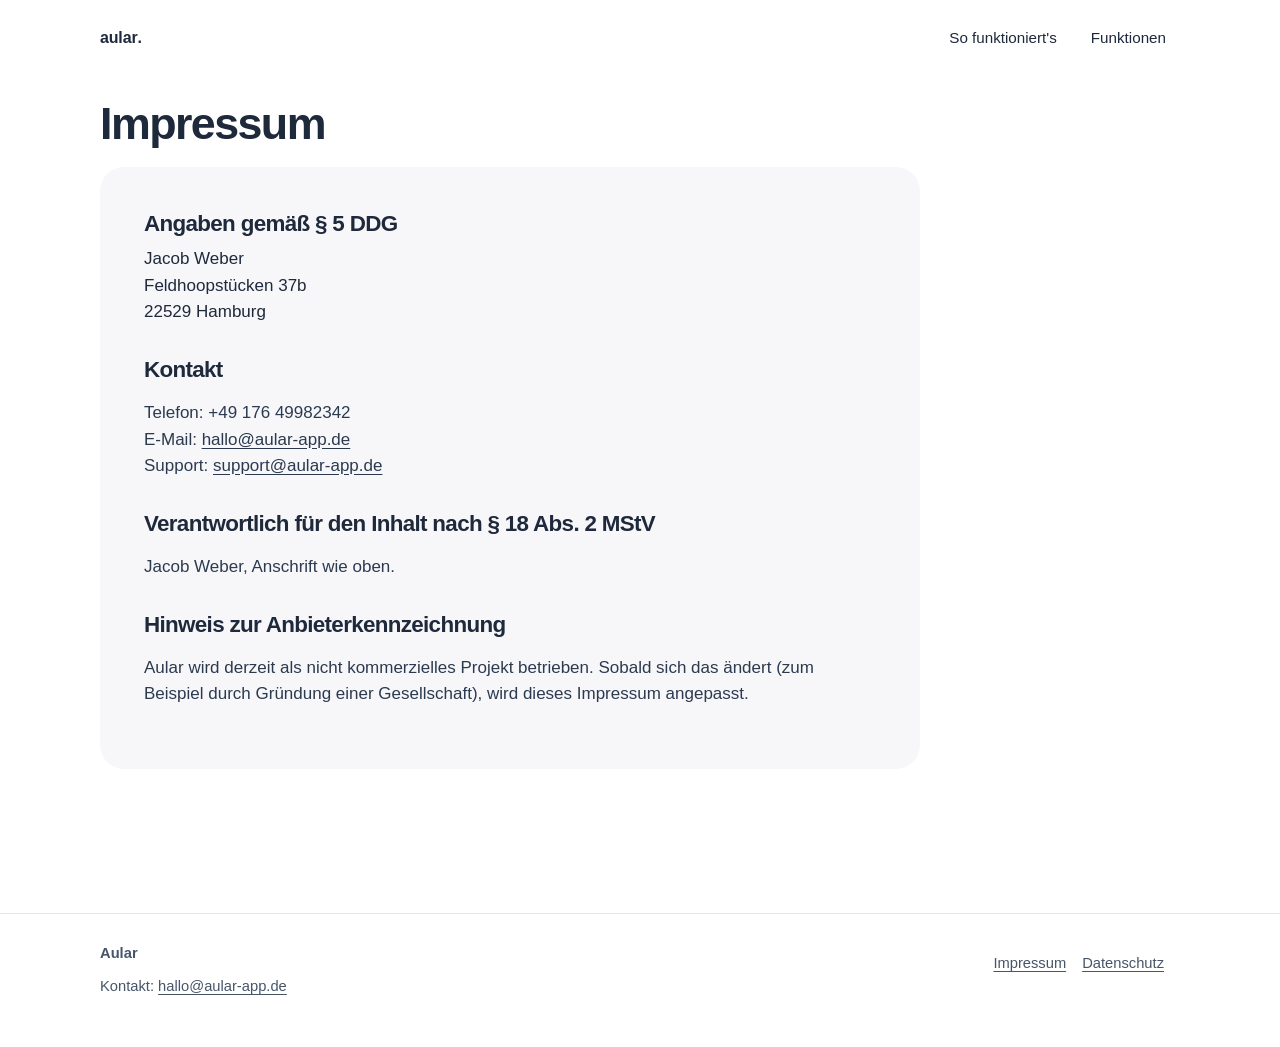
<file: impressum.html>
<!doctype html>
<html lang="de">
<head>
  <meta charset="utf-8">
  <meta name="viewport" content="width=device-width, initial-scale=1, viewport-fit=cover">
  <title>Impressum – Aular</title>
  <meta name="theme-color" content="#1e293b">
  <link rel="icon" href="favicon.svg" type="image/svg+xml">
  <link rel="stylesheet" href="css/style.css">
</head>
<body>
  <a class="skip" href="#inhalt">Zum Inhalt springen</a>

  <header class="site-header">
    <div class="wrap">
      <a class="brand" href="index.html" aria-label="Aular – Startseite">aular<span>.</span></a>
      <nav class="nav" aria-label="Hauptnavigation">
        <a href="index.html#so-funktioniert-es">So funktioniert's</a>
        <a href="index.html#funktionen">Funktionen</a>
      </nav>
    </div>
  </header>

  <main id="inhalt" class="page">
    <div class="wrap">
      <h1>Impressum</h1>
      <div class="prose">
        <h2>Angaben gemäß § 5 DDG</h2>
        <address>
          Jacob Weber<br>
          Feldhoopstücken 37b<br>
          22529 Hamburg
        </address>

        <h2>Kontakt</h2>
        <p>
          Telefon: +49 176 49982342<br>
          E-Mail: <a href="mailto:hallo@aular-app.de">hallo@aular-app.de</a><br>
          Support: <a href="mailto:support@aular-app.de">support@aular-app.de</a>
        </p>

        <h2>Verantwortlich für den Inhalt nach § 18 Abs. 2 MStV</h2>
        <p>Jacob Weber, Anschrift wie oben.</p>

        <h2>Hinweis zur Anbieterkennzeichnung</h2>
        <p>Aular wird derzeit als nicht kommerzielles Projekt betrieben. Sobald sich das ändert (zum Beispiel durch Gründung einer Gesellschaft), wird dieses Impressum angepasst.</p>
      </div>
    </div>
  </main>

  <footer class="site-footer">
    <div class="wrap">
      <div>
        <strong>Aular</strong><br>
        Kontakt: <a href="mailto:hallo@aular-app.de">hallo@aular-app.de</a>
      </div>
      <nav aria-label="Rechtliches">
        <a href="impressum.html" aria-current="page">Impressum</a>
        <a href="datenschutz.html">Datenschutz</a>
      </nav>
    </div>
  </footer>
</body>
</html>
</file>
<file: css/style.css>
/* Aular – aular-app.de
   Hell, flach, ruhig. Weißer Grund, helle Karten in Grün, Blau und Korall, Navy als Text.
   Schrift: SF Pro über den System-Font-Stack (keine Schriftdatei, keine Fremdverbindung). */

:root {
  --ink: #1e293b;
  --ink-soft: #475569;
  --ink-grau: #5b6b80;
  --weiss: #ffffff;
  --grund: #ededf5;
  --flaeche: #f7f7fa;
  --linie: #e5e7ee;
  --gruen: #5a9c85;
  --blau: #4f7fa6;
  --korall: #d2766a;
  --gruen-hell: #e2f0ea;
  --blau-hell: #e4edf5;
  --korall-hell: #f8e8e4;
}

* { box-sizing: border-box; }

html { -webkit-text-size-adjust: 100%; }

body {
  margin: 0;
  background: var(--weiss);
  color: var(--ink);
  font-family: -apple-system, BlinkMacSystemFont, "SF Pro Display", "SF Pro Text", "Helvetica Neue", Helvetica, Arial, sans-serif;
  font-size: 1.0625rem;
  line-height: 1.55;
}

img, svg { max-width: 100%; }

a { color: inherit; text-underline-offset: 3px; }

:focus-visible {
  outline: 3px solid var(--blau);
  outline-offset: 3px;
  border-radius: 6px;
}

.wrap {
  width: 100%;
  max-width: 1120px;
  margin: 0 auto;
  padding-left: max(20px, env(safe-area-inset-left, 0px));
  padding-right: max(20px, env(safe-area-inset-right, 0px));
}

.skip {
  position: absolute;
  left: -999px;
  top: 8px;
  background: var(--ink);
  color: #fff;
  padding: 10px 14px;
  border-radius: 10px;
  z-index: 10;
}
.skip:focus { left: 12px; }
.skip:hover { color: #fff; }

/* Kopfzeile */
.site-header .wrap {
  display: flex;
  align-items: center;
  justify-content: space-between;
  gap: 16px;
  min-height: 76px;
}
.brand {
  display: inline-flex;
  align-items: center;
  min-height: 44px;
  font-weight: 600;
  font-size: 1rem;
  letter-spacing: -0.01em;
  text-decoration: none;
}
.brand img { width: 32px; height: 32px; border-radius: 8px; display: block; margin-right: 10px; }
.nav { display: flex; gap: 6px; flex-wrap: wrap; }
.nav a {
  display: inline-flex;
  align-items: center;
  min-height: 44px;
  padding: 0 14px;
  border-radius: 999px;
  text-decoration: none;
  font-size: 0.95rem;
  font-weight: 500;
}
.nav a:hover, .nav a[aria-current="page"] { background: var(--flaeche); }

/* Startseite: feste Anordnung wie am Laptop. Alle Maße hängen an --u und
   schrumpfen auf schmalen Bildschirmen im gleichen Verhältnis mit. */
.stage {
  --u: min(1px, calc((100vw - 56px) / 1080));
  display: grid;
  grid-template-columns: minmax(0, 1fr) calc(300 * var(--u));
  grid-template-areas: "kopf telefon" "karten telefon";
  grid-template-rows: auto auto;
  column-gap: calc(48 * var(--u));
  align-content: center;
  padding-top: calc(40 * var(--u));
}
.hero { grid-area: kopf; }
.stage > section { grid-area: karten; }
.stage > .phone { grid-area: telefon; align-self: center; }
h1 {
  margin: 0;
  max-width: 13em;
  font-size: 4.8rem;
  line-height: 0.98;
  letter-spacing: -0.035em;
  font-weight: 800;
  text-transform: uppercase;
  text-wrap: balance;
}
.stage h1 { font-size: calc(76.8 * var(--u)); }
h1 .grau { color: var(--ink-grau); }

/* Abschnitte */
section { padding: 72px 0 0; }
.stage > section { padding-top: calc(72 * var(--u)); }
.three { display: grid; grid-template-columns: repeat(3, calc(200 * var(--u))); gap: calc(12 * var(--u)); }
.step {
  position: relative;
  color: inherit;
  text-decoration: none;
  border-radius: calc(22 * var(--u));
  padding: calc(20 * var(--u));
  min-height: calc(260 * var(--u));
  display: flex;
  flex-direction: column;
  justify-content: flex-start;
}
.step:nth-child(1) { background: var(--gruen-hell); }
.step:nth-child(2) { background: var(--blau-hell); }
.step:nth-child(3) { background: var(--korall-hell); }
.dot {
  width: calc(44 * var(--u));
  height: calc(44 * var(--u));
  border-radius: 50%;
  display: grid;
  place-items: center;
  margin-bottom: calc(14 * var(--u));
}
.dot svg {
  width: 50%;
  height: 50%;
  stroke: #fff;
  fill: none;
  stroke-width: 2;
  stroke-linecap: round;
  stroke-linejoin: round;
}
.titel { margin: 0 0 calc(4 * var(--u)); font-size: calc(16.8 * var(--u)); font-weight: 700; letter-spacing: -0.01em; line-height: 1.25; }
.step p:not(.titel) { margin: 0; font-size: calc(14.4 * var(--u)); color: var(--ink-soft); }
h2 {
  margin: 0 0 16px;
  font-size: clamp(1.7rem, 4.2vw, 2.5rem);
  line-height: 1.15;
  letter-spacing: -0.03em;
  font-weight: 600;
  text-wrap: balance;
}

/* Telefon-Mockup mit Demo-Video */
.phone { margin: 0; width: calc(300 * var(--u)); }
.phone-body {
  position: relative;
  padding: calc(40 * var(--u)) calc(8 * var(--u)) calc(8 * var(--u));
  border-radius: calc(46 * var(--u));
  background: #0f172a;
  --top: #1c2632;
}
/* oberer Bereich: nimmt die Hintergrundfarbe des Videos an (js/phone.js) */
.phone-body::before {
  content: "";
  position: absolute;
  top: calc(8 * var(--u));
  left: calc(8 * var(--u));
  right: calc(8 * var(--u));
  height: calc(48 * var(--u));
  border-radius: calc(38 * var(--u)) calc(38 * var(--u)) 0 0;
  background: var(--top);
}
.phone-body video,
.phone-body .phone-poster {
  width: 100%;
  height: auto;
  aspect-ratio: 600 / 1208;
  border-radius: 0 0 calc(38 * var(--u)) calc(38 * var(--u));
  background: var(--flaeche);
  position: relative;
  z-index: 1;
  -webkit-mask-image: linear-gradient(to bottom, transparent 0, #000 calc(14 * var(--u)));
  mask-image: linear-gradient(to bottom, transparent 0, #000 calc(14 * var(--u)));
}
.phone-body video { display: block; }
.phone-body .phone-poster { display: none; }
.island {
  position: absolute;
  top: calc(12 * var(--u));
  left: 50%;
  width: 30%;
  height: calc(18 * var(--u));
  transform: translateX(-50%);
  border-radius: 999px;
  background: #0f172a;
  z-index: 2;
}
@media (prefers-reduced-motion: reduce) {
  .phone-body video { display: none; }
  .phone-body .phone-poster { display: block; }
}


/* Seiten unter dem Start: je eine Seite pro Karte (nur Laptop) */
.seite {
  min-height: 100vh;
  min-height: 100svh;
  padding: 64px 20px;
  display: flex;
  flex-direction: column;
  justify-content: center;
  scroll-snap-align: start;
}
.seite-gruen { background: var(--gruen-hell); }
.seite-blau { background: var(--blau-hell); }
.seite-korall { background: var(--korall-hell); }
.seite .dot { width: 56px; height: 56px; margin-bottom: 24px; }
.seite h2 {
  margin: 0 0 24px;
  font-size: clamp(3rem, 9vw, 7rem);
  line-height: 0.98;
  letter-spacing: -0.035em;
  font-weight: 800;
  text-transform: uppercase;
}
.seite p { margin: 0; max-width: 28em; font-size: 1.5rem; line-height: 1.4; color: var(--ink-soft); }
@media (min-width: 1160px) {
  .seite { padding-inline: calc((100% - 1080px) / 2); }
}
@media (min-width: 761px) {
  html.startseite { scroll-snap-type: y proximity; }
  .startseite .site-header { scroll-snap-align: start; }
  .stage { min-height: calc(100svh - 76px); }
}
@media (prefers-reduced-motion: no-preference) {
  html { scroll-behavior: smooth; }
}

/* Guide-Abschnitt auf der Startseite */
.guide-seite {
  min-height: 100vh;
  min-height: 100svh;
  padding: 28px 20px;
  scroll-snap-align: start;
  display: flex;
  flex-direction: column;
  justify-content: center;
}
@media (min-width: 1160px) { .guide-seite { padding-inline: calc((100% - 1080px) / 2); } }
@media (max-width: 760px) { .guide-seite { min-height: 0; padding-block: 48px; display: block; } }
.guide-seite h2 { font-size: clamp(2.2rem, 6vw, 4rem); margin: 0; line-height: 1; letter-spacing: -0.035em; font-weight: 800; text-transform: uppercase; }
.guide-seite .guide-kopf { padding: 0 0 32px; }
.guide-sub { margin: 10px 0 0; font-size: 1.15rem; line-height: 1.3; color: var(--ink-soft); white-space: nowrap; }
.guide-seite .guide-kopf { padding-bottom: 20px; }
.guide-seite .tag { margin-bottom: 6px; }
.guide-seite h2 { font-size: clamp(2rem, 5vw, 3.25rem); }
.guide-seite .guide-grid { gap: 12px; }
.guide-seite .karte { min-height: 0; padding: 18px 22px; border-radius: 20px; }
.guide-seite .karte .dot { width: 36px; height: 36px; margin-bottom: 10px; }
.guide-seite .karte-titel { font-size: 1.1rem; margin-bottom: 4px; }
.guide-seite .karte p { font-size: 0.92rem; line-height: 1.4; }
.guide-seite .orte { padding: 24px 0 0; }
.guide-seite .orte-sub { margin-bottom: 10px; }
@media (min-width: 761px) and (max-height: 780px) {
  .guide-seite { padding-block: 16px; }
  .guide-seite .guide-kopf { padding-bottom: 12px; }
  .guide-seite h2 { font-size: 2.4rem; }
  .guide-seite .karte { padding: 12px 20px; }
  .guide-seite .karte .dot { width: 32px; height: 32px; margin-bottom: 6px; }
  .guide-seite .karte p { font-size: 0.88rem; line-height: 1.35; }
  .guide-seite .orte { padding-top: 14px; }
  .guide-seite .orte-sub { margin-bottom: 6px; }
}
.orte h3 { margin: 0 0 6px; font-size: 1.25rem; font-weight: 700; }

/* Guide-Seite */
.guide-kopf { padding: 48px 0 32px; }
.tag {
  display: inline-block;
  margin-bottom: 12px;
  font-size: 0.9rem;
  font-weight: 600;
  letter-spacing: 0.08em;
  text-transform: uppercase;
  color: var(--ink-grau);
}
.guide-kopf h1 { font-size: clamp(2.2rem, 6vw, 4rem); margin: 0; }
.guide-grid {
  display: grid;
  grid-template-columns: repeat(3, minmax(0, 1fr));
  gap: 20px;
}
.karte {
  border-radius: 22px;
  padding: 28px;
  min-height: 260px;
  cursor: default;
}
.karte-gruen { background: var(--gruen-hell); }
.karte-blau { background: var(--blau-hell); }
.karte-korall { background: var(--korall-hell); }
.karte .dot, .seite .dot { --u: 1px; flex: none; }
.karte .dot { margin-bottom: 18px; }
.karte-titel { margin: 0 0 8px; font-size: 1.25rem; font-weight: 700; letter-spacing: -0.01em; }
.karte p { margin: 0; font-size: 1rem; line-height: 1.5; color: var(--ink-soft); }
.orte { padding: 72px 0 80px; }
.orte-sub { margin: 0 0 16px; font-size: 0.95rem; color: var(--ink-soft); }
.chips { display: flex; flex-wrap: wrap; gap: 8px; }
.chip {
  min-height: 44px;
  padding: 0 18px;
  border: 1px solid #c9d1dc;
  border-radius: 999px;
  background: #fff;
  color: var(--ink);
  font: inherit;
  font-size: 0.95rem;
  font-weight: 500;
  cursor: pointer;
}
.chip:hover { background: var(--flaeche); }
.chip-an { background: var(--ink); border-color: var(--ink); color: #fff; }
.chip-an:hover { background: var(--ink); }
.orte-liste { margin-top: 16px; }
.hinweis { margin: 0; font-size: 0.95rem; color: var(--ink-soft); }
.orte-karten { list-style: none; margin: 0; padding: 0; display: grid; grid-template-columns: repeat(auto-fill, minmax(240px, 1fr)); gap: 12px; }
.ort { background: var(--flaeche); border-radius: 16px; padding: 16px; }
.ort-kopf { display: flex; gap: 8px; align-items: baseline; flex-wrap: wrap; }
.ort-pruefen { font-size: 0.8rem; color: var(--ink-soft); }
.ort p { margin: 4px 0 0; font-size: 0.95rem; color: var(--ink-soft); }
.ort-link { display: inline-flex; align-items: center; min-height: 44px; margin-top: 4px; }
@media (max-width: 900px) { .guide-grid { grid-template-columns: repeat(2, minmax(0, 1fr)); } }
@media (max-width: 600px) { .guide-grid { grid-template-columns: 1fr; } .karte { min-height: 0; } }

/* Textseiten (Impressum, Datenschutz) */
.page { padding-block: 24px 56px; }
.page h1 {
  font-size: clamp(2rem, 5vw, 2.8rem);
  line-height: 1.05;
  text-transform: none;
  margin-bottom: 20px;
}
.prose {
  background: var(--flaeche);
  border-radius: 24px;
  padding: clamp(22px, 4vw, 44px);
  max-width: 820px;
}
.prose h2 { font-size: 1.4rem; margin: 2rem 0 0.6rem; }
.prose h2:first-child { margin-top: 0; }
.prose h3 { font-size: 1.1rem; margin: 1.4rem 0 0.3rem; }
.prose p, .prose li { color: #2c3a4f; }
.prose ul { padding-left: 1.3rem; }
.prose li { margin-bottom: 0.3rem; }
.prose address { font-style: normal; margin: 0 0 1rem; }
.meta { color: var(--ink-soft); font-size: 0.95rem; margin-bottom: 1.5rem; }

/* Fußzeile */
.site-footer {
  margin-top: 88px;
  border-top: 1px solid var(--linie);
  padding: 28px 0 40px;
  font-size: 0.92rem;
  color: var(--ink-soft);
}
.site-footer .wrap { display: flex; justify-content: space-between; gap: 16px 32px; flex-wrap: wrap; }
.site-footer .wrap > div a { display: inline-block; padding: 10px 0; }
.site-footer nav { display: flex; align-items: flex-start; flex-wrap: wrap; }
.site-footer nav a { display: inline-flex; align-items: center; min-height: 44px; margin-right: 16px; }

@media (max-width: 760px) {
  .nav a { padding: 0 10px; }
  /* Handy: nur Text und die drei Karten untereinander, keine Demo, keine Seiten darunter */
  .stage {
    --u: 1px;
    grid-template-columns: minmax(0, 1fr);
    grid-template-areas: "kopf" "karten";
    row-gap: 8px;
    padding-top: 0;
  }
  .stage .phone, .seite { display: none; }
  .stage h1 { font-size: clamp(2rem, 9vw, 3rem); }
  .stage > section { padding-top: 24px; }
  .three { grid-template-columns: 1fr; }
  .step { min-height: 0; }
}

/* Pfeil an klickbaren Karten */
.pfeil {
  position: absolute;
  right: 16px;
  bottom: 12px;
  font-size: 1.25rem;
  line-height: 1;
  color: var(--ink);
}
a.step:hover .pfeil, a.step:focus-visible .pfeil { transform: translateX(3px); }
@media (prefers-reduced-motion: no-preference) { .pfeil { transition: transform .15s; } }
a.step:focus-visible { outline: 2px solid var(--ink); outline-offset: 3px; }

/* Studie-Bereich */
#guide, #studie { scroll-margin-top: 16px; }
.studie-seite {
  background: var(--blau-hell);
  padding: 48px 20px 56px;
}
@media (min-width: 1160px) { .studie-seite { padding-inline: calc((100% - 1080px) / 2); } }
.studie-text { max-width: 54rem; }
.studie-seite h2 { margin: 0; font-size: clamp(2rem, 5vw, 3.25rem); line-height: 1; letter-spacing: -0.035em; font-weight: 800; text-transform: uppercase; }
.studie-einl { margin: 20px 0 0; font-size: 1.25rem; line-height: 1.45; color: var(--ink); }
.studie-seite h3 { margin: 24px 0 6px; font-size: 1.15rem; font-weight: 700; }
.studie-seite p { margin: 0; font-size: 1.05rem; line-height: 1.6; color: var(--ink-soft); }
.studie-seite p.studie-einl { margin-top: 20px; color: var(--ink); }

@media (max-width: 760px) {
  .guide-seite .guide-sub { white-space: normal; }
  .guide-seite .karte { padding: 18px 20px; }
}

/* Studie: Karten, Quellen */
.studie-text { max-width: none; }
.studie-seite h2, .studie-seite .studie-einl { max-width: 54rem; }
.studie-seite h3 { margin: 40px 0 14px; }
.plan-grid { display: grid; grid-template-columns: repeat(4, minmax(0, 1fr)); gap: 16px; }
.plan-karte { background: #fff; border-radius: 20px; padding: 22px; }
.plan-karte h4 { margin: 0 0 6px; font-size: 1.05rem; font-weight: 700; letter-spacing: -0.01em; }
.studie-seite .plan-karte p { font-size: 0.95rem; line-height: 1.5; }
.plan-breit { margin-top: 16px; }
.plan-breit h4 { font-size: 1.15rem; }
.quellen-zeile { display: flex; flex-wrap: wrap; align-items: center; gap: 8px 14px; margin-top: 28px; }
.studie-seite h3.quellen-label { margin: 0; font-size: 0.9rem; font-weight: 600; color: var(--ink-soft); }
.quellen { list-style: none; margin: 0; padding: 0; display: flex; flex-wrap: wrap; gap: 8px; }
.quellen a {
  display: inline-flex; align-items: center; min-height: 44px; padding: 0 16px;
  border-radius: 999px; background: #fff; color: var(--ink);
  font-size: 0.875rem; font-weight: 500; text-decoration: none;
}
.quellen a:hover { text-decoration: underline; }
.studie-frage a { display: inline-flex; align-items: center; min-height: 44px; color: var(--ink); }
.studie-seite p.studie-frage { margin-top: 20px; font-size: 0.9rem; color: var(--ink); }
@media (max-width: 1000px) { .plan-grid { grid-template-columns: repeat(2, minmax(0, 1fr)); } }
@media (max-width: 600px) { .plan-grid { grid-template-columns: 1fr; } }

/* Sicherheit: kompakt, direkt über dem Footer */
#sicherheit { scroll-margin-top: 16px; }
.sicherheit-seite { background: var(--korall-hell); padding: 28px 20px 8px; }
@media (min-width: 1160px) { .sicherheit-seite { padding-inline: calc((100% - 1080px) / 2); } }
.sicherheit-seite h2 { margin: 0; font-size: clamp(1.75rem, 4vw, 2.5rem); line-height: 1; letter-spacing: -0.035em; font-weight: 800; text-transform: uppercase; }
.si-grid { display: grid; grid-template-columns: repeat(4, minmax(0, 1fr)); gap: 12px; margin-top: 16px; }
.si-karte { background: #fff; border-radius: 16px; padding: 14px 16px; }
.si-karte h3 { margin: 0 0 4px; font-size: 0.95rem; font-weight: 700; }
.si-karte p { margin: 0; font-size: 0.875rem; line-height: 1.4; color: var(--ink-soft); }
.sicherheit-seite p.si-mehr { margin: 8px 0 0; font-size: 0.875rem; color: var(--ink); }
.si-mehr a { display: inline-flex; align-items: center; min-height: 44px; color: var(--ink); }
.startseite .site-footer { margin-top: 0; padding: 12px 0 16px; }
.startseite .site-footer .wrap > div a { padding: 0; min-height: 44px; display: inline-flex; align-items: center; }
@media (max-width: 760px) {
  .sicherheit-seite { padding: 20px 20px 4px; }
  .si-grid { grid-template-columns: repeat(2, minmax(0, 1fr)); gap: 8px; margin-top: 12px; }
  .si-karte { padding: 10px 12px; }
  .si-karte h3 { font-size: 0.85rem; }
  .si-karte p { font-size: 0.78rem; line-height: 1.3; }
  .startseite .site-footer { padding: 8px 0 10px; font-size: 0.85rem; }
  .startseite .site-footer .wrap { gap: 0 24px; }
}

/* Handy: kürzere Strecke (Critique P1) */
@media (max-width: 760px) {
  .step {
    display: grid;
    grid-template-columns: 44px 1fr;
    column-gap: 14px;
    align-items: start;
    padding: 16px 48px 16px 16px;
    border-radius: 18px;
  }
  .step .dot { grid-row: 1 / span 2; margin: 0; }
  .step .titel { margin: 2px 0 2px; }
  .step .pfeil { top: 50%; bottom: auto; right: 16px; transform: translateY(-50%); }
  a.step:hover .pfeil, a.step:focus-visible .pfeil { transform: translate(3px, -50%); }
  .three { gap: 10px; }
  .guide-seite { padding-block: 32px; }
  .guide-seite .guide-grid { gap: 10px; }
  .guide-seite .karte {
    display: grid;
    grid-template-columns: 36px 1fr;
    column-gap: 14px;
    align-items: start;
    padding: 16px;
    border-radius: 18px;
  }
  .guide-seite .karte .dot { grid-row: 1 / span 2; width: 36px; height: 36px; margin: 0; }
  .guide-seite .karte-titel { margin: 2px 0 4px; }
  .plan-grid { grid-template-columns: repeat(2, minmax(0, 1fr)); gap: 10px; }
  .plan-karte { padding: 14px; border-radius: 16px; }
  .studie-seite { padding-block: 32px 36px; }
  .studie-seite h3 { margin-top: 28px; }
}
</file>
